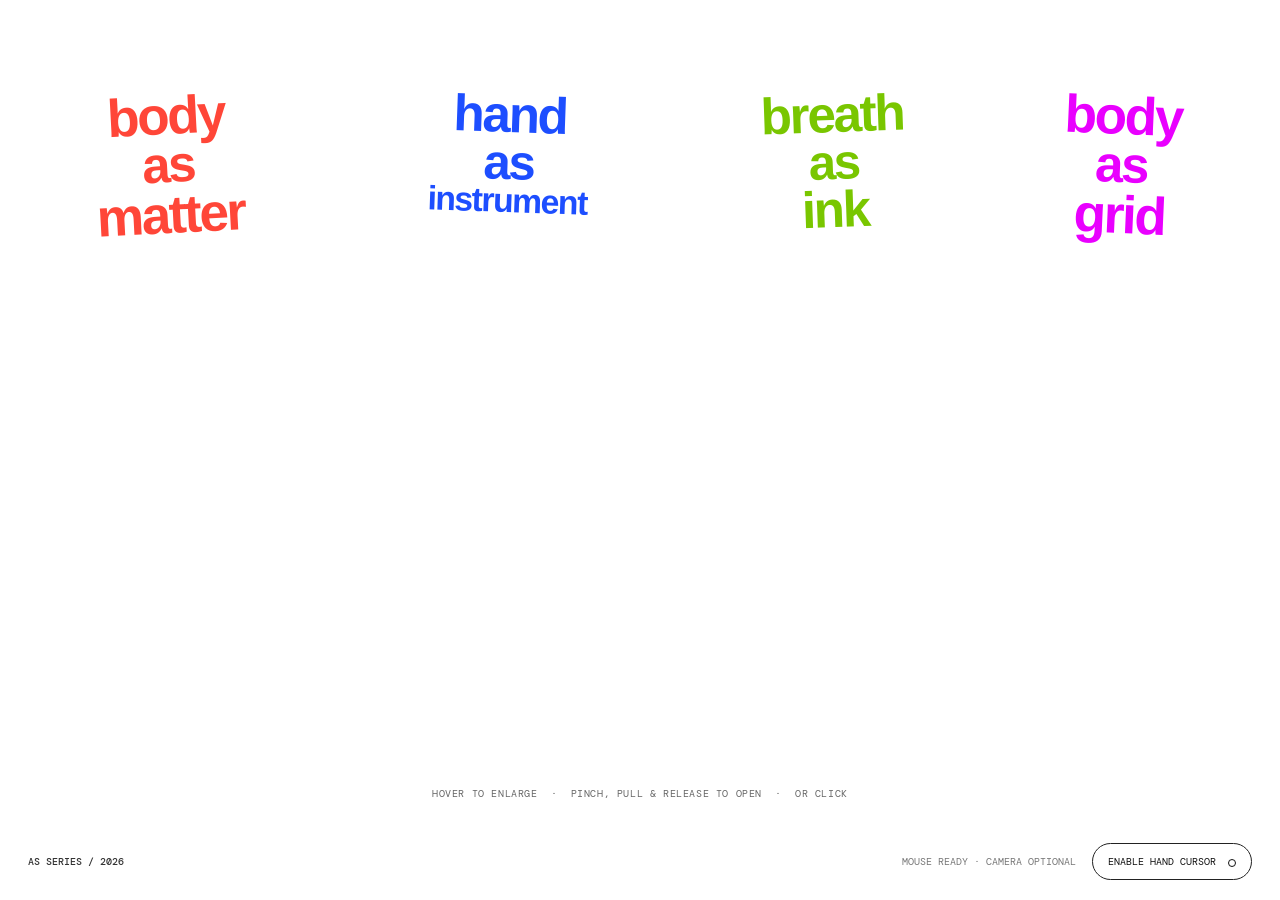
<file: BODY_AS_SERIES 3/index.html>
<!doctype html>
<html lang="en">
<head>
  <meta charset="UTF-8">
  <meta name="viewport" content="width=device-width,initial-scale=1">
  <meta name="theme-color" content="#ffffff">
  <title>AS SERIES — Four experiments in embodied typography</title>
  <link rel="stylesheet" href="./style.css">
</head>
<body>
  <div id="home" class="home" aria-label="AS SERIES project selector">
    <main class="landing">
      <div id="project-field" class="project-field">
        <button class="project-item project-one" data-project="0" type="button" aria-label="Open Body as Matter — voice and gravity">
          <span class="project-name"><span>BODY</span><span class="middle">AS</span><span>MATTER</span></span>
        </button>
        <button class="project-item project-two" data-project="1" type="button" aria-label="Open Hand as Instrument">
          <span class="project-name"><span>HAND</span><span class="middle">AS</span><span class="instrument">INSTRUMENT</span></span>
        </button>
        <button class="project-item project-three" data-project="2" type="button" aria-label="Open Breath as Ink">
          <span class="project-name"><span>BREATH</span><span class="middle">AS</span><span>INK</span></span>
        </button>
        <button class="project-item project-four" data-project="3" type="button" aria-label="Open Body as Grid">
          <span class="project-name"><span>BODY</span><span class="middle">AS</span><span>GRID</span></span>
        </button>
      </div>
      <p class="help-text">HOVER TO ENLARGE &nbsp;·&nbsp; PINCH, PULL &amp; RELEASE TO OPEN &nbsp;·&nbsp; OR CLICK</p>
    </main>
    <footer class="site-footer">
      <span class="site-signature">AS SERIES / 2026</span>
      <span id="camera-status" role="status" aria-live="polite">MOUSE READY · CAMERA OPTIONAL</span>
      <button id="hands-button" class="tracking-button" type="button">ENABLE HAND CURSOR <span class="circle-indicator"></span></button>
    </footer>
  </div>
  <section id="viewer" class="viewer" aria-label="Current project" hidden>
    <iframe id="project-frame" title="Interactive typography project" allow="camera; microphone; autoplay; fullscreen; serial" referrerpolicy="strict-origin-when-cross-origin"></iframe>
    <button id="back-button" type="button" class="back-button"><span class="back-small">PULL + RELEASE</span><span class="back-word">↖ BACK</span></button>
    <span class="viewer-name" id="viewer-name" aria-hidden="true"></span>
  </section>
  <div id="hand-cursor" class="hand-cursor" aria-hidden="true"><span class="cursor-core"></span></div>
  <div id="gesture-message" class="gesture-message" role="status" aria-live="polite"></div>
  <script type="module" src="./app.js"></script>
</body>
</html>
</file>
<file: BODY_AS_SERIES 3/style.css>
@import url('https://fonts.googleapis.com/css2?family=DM+Mono:wght@400;500&family=Space+Grotesk:wght@500;600;700&display=swap');
:root { --ink:#111; --paper:#fff; --voice:#ff4638; --hand:#1d4eff; --breath:#79c600; --body:rgb(233,0,255); }
*{box-sizing:border-box}
html,body{margin:0;width:100%;height:100%;overflow:hidden;background:#fff;color:#111}
body{font-family:-apple-system,BlinkMacSystemFont,'SF Pro Display','Helvetica Neue',Arial,sans-serif}
button{font-family:inherit}
.home{position:fixed;inset:0;background:#fff;overflow:hidden}
.home[hidden],.viewer[hidden]{display:none!important}
.landing{position:absolute;inset:0}
/* Four type-only titles: no bubbles, no borders, all AS on line two. */
.project-field{position:absolute;top:9vh;left:50%;transform:translateX(-50%);width:min(1480px,96vw);display:grid;grid-template-columns:1.02fr 1.25fr .95fr .95fr;gap:1.3vw;align-items:start}
.project-item{position:relative;display:flex;justify-content:center;align-items:flex-start;width:100%;min-width:0;height:clamp(185px,23vw,270px);border:0;background:transparent;padding:0 4px;cursor:grab;touch-action:none;user-select:none;-webkit-user-select:none;color:var(--voice);transform:translate(var(--drag-x,0px),var(--drag-y,0px)) rotate(var(--tilt,0deg)) scale(var(--hover-scale,1));transition:transform .17s ease-out,filter .17s ease-out;transform-origin:center 43%;z-index:1}
.project-item:hover,.project-item.hovered{--hover-scale:1.17;z-index:8;filter:saturate(1.08)}
.project-item.dragging{z-index:9;transition:none;cursor:grabbing;--hover-scale:1.10}
.project-item.drag-return{transition:transform .28s cubic-bezier(.22,1,.36,1)}
.project-item:focus-visible,.back-button:focus-visible,.tracking-button:focus-visible{outline:2px dashed #444;outline-offset:4px}
.project-one{--tilt:-3deg;color:var(--voice)}
.project-two{--tilt:2deg;color:var(--hand)}
.project-three{--tilt:-2deg;color:var(--breath)}
.project-four{--tilt:2.5deg;color:var(--body)}
.project-name{position:relative;z-index:2;display:flex;flex-direction:column;align-items:center;justify-content:flex-start;text-align:center;color:currentColor;font-family:-apple-system,BlinkMacSystemFont,'SF Pro Display','Helvetica Neue',Arial,sans-serif;font-weight:700;letter-spacing:-.045em;line-height:1.0;text-transform:lowercase;font-size:clamp(32px,4.15vw,68px);white-space:nowrap;pointer-events:none;padding-top:8px}
.project-name span{display:block}
.project-name .middle{font-size:.96em;line-height:.90}
.project-two .project-name{font-size:clamp(32px,4vw,65px)}
.project-two .project-name .instrument{font-size:.66em;letter-spacing:-.045em}
.project-three .project-name{font-size:clamp(32px,4vw,65px)}
.project-four .project-name{font-size:clamp(32px,4.15vw,68px)}
.help-text{position:absolute;bottom:10%;left:12px;right:12px;text-align:center;font:10px 'DM Mono',monospace;letter-spacing:.06em;color:#666;pointer-events:none}
.site-footer{position:absolute;left:28px;right:28px;bottom:20px;display:flex;align-items:center;justify-content:space-between;gap:16px;font:10px 'DM Mono',monospace;color:#333}
.site-signature{font-weight:500}
#camera-status{flex:1;text-align:right;color:#777}
.tracking-button{border:1px solid #222;color:#111;background:#fff;border-radius:999px;padding:11px 15px;font:10px 'DM Mono',monospace;cursor:pointer;white-space:nowrap}
.tracking-button:hover{background:#111;color:#fff}.circle-indicator{display:inline-block;width:8px;height:8px;border:1px solid currentColor;border-radius:50%;vertical-align:middle;margin-left:6px}.tracking-button.live .circle-indicator{background:#49c958;border-color:#49c958}
.viewer{position:fixed;inset:0;background:#000;z-index:10}.viewer iframe{width:100%;height:100%;border:none;display:block;background:#090a0c}
.viewer-name{position:absolute;left:22px;bottom:23px;color:#fff;opacity:.60;pointer-events:none;font:10px 'DM Mono',monospace;letter-spacing:.04em;text-shadow:0 1px 6px #000}
.back-button{position:absolute;right:20px;bottom:20px;z-index:12;min-width:140px;min-height:75px;display:flex;flex-direction:column;align-items:center;justify-content:center;gap:7px;background:white;color:#111;border:2px solid #111;cursor:grab;touch-action:none;user-select:none;transform:translate(var(--drag-x,0px),var(--drag-y,0px)) scale(var(--hover-scale,1));transition:transform .17s}.back-button.hovered,.back-button:hover{--hover-scale:1.19}.back-button.dragging{transition:none;cursor:grabbing;--hover-scale:1.1}.back-small{font:9px 'DM Mono',monospace}.back-word{font:700 27px -apple-system,BlinkMacSystemFont,'SF Pro Display','Helvetica Neue',Arial,sans-serif;letter-spacing:-.04em}
.hand-cursor{position:fixed;left:0;top:0;width:28px;height:28px;border:2px solid #141414;border-radius:50%;z-index:30;pointer-events:none;opacity:0;transform:translate(-50%,-50%);transition:width .10s,height .10s,opacity .12s;box-shadow:0 0 0 2px #fff9}.hand-cursor.visible{opacity:1}.hand-cursor.pinched{width:16px;height:16px;background:#181818;box-shadow:0 0 0 6px #fff8}.cursor-core{position:absolute;width:5px;height:5px;background:#111;border-radius:50%;top:50%;left:50%;transform:translate(-50%,-50%)}
.gesture-message{position:fixed;left:50%;bottom:65px;transform:translateX(-50%);font:11px 'DM Mono',monospace;background:#fff;color:#111;padding:8px 13px;border:1px solid #111;z-index:50;pointer-events:none;opacity:0;transition:opacity .15s}.gesture-message.visible{opacity:1}
@media(max-width:1000px){.project-field{width:96vw;top:10vh;gap:1vw}.project-item{height:clamp(160px,23vw,235px)}.project-name,.project-two .project-name,.project-three .project-name,.project-four .project-name{font-size:clamp(27px,4vw,50px)}}
@media(max-width:640px){.project-field{top:11vh;left:50%;width:95vw;grid-template-columns:1fr 1fr;gap:22px 8px}.project-item{height:clamp(145px,36vw,205px)}.project-name,.project-two .project-name,.project-three .project-name,.project-four .project-name{font-size:clamp(32px,7vw,50px)}.project-two .project-name .instrument{font-size:.65em}.help-text{bottom:13%;line-height:1.6;font-size:9px}.site-footer{left:14px;right:14px;bottom:13px;gap:6px;font-size:8px}#camera-status{display:none}.tracking-button{font-size:9px;padding:8px 10px}}
@media(prefers-reduced-motion:reduce){*{animation:none!important;transition:none!important}}
</file>
